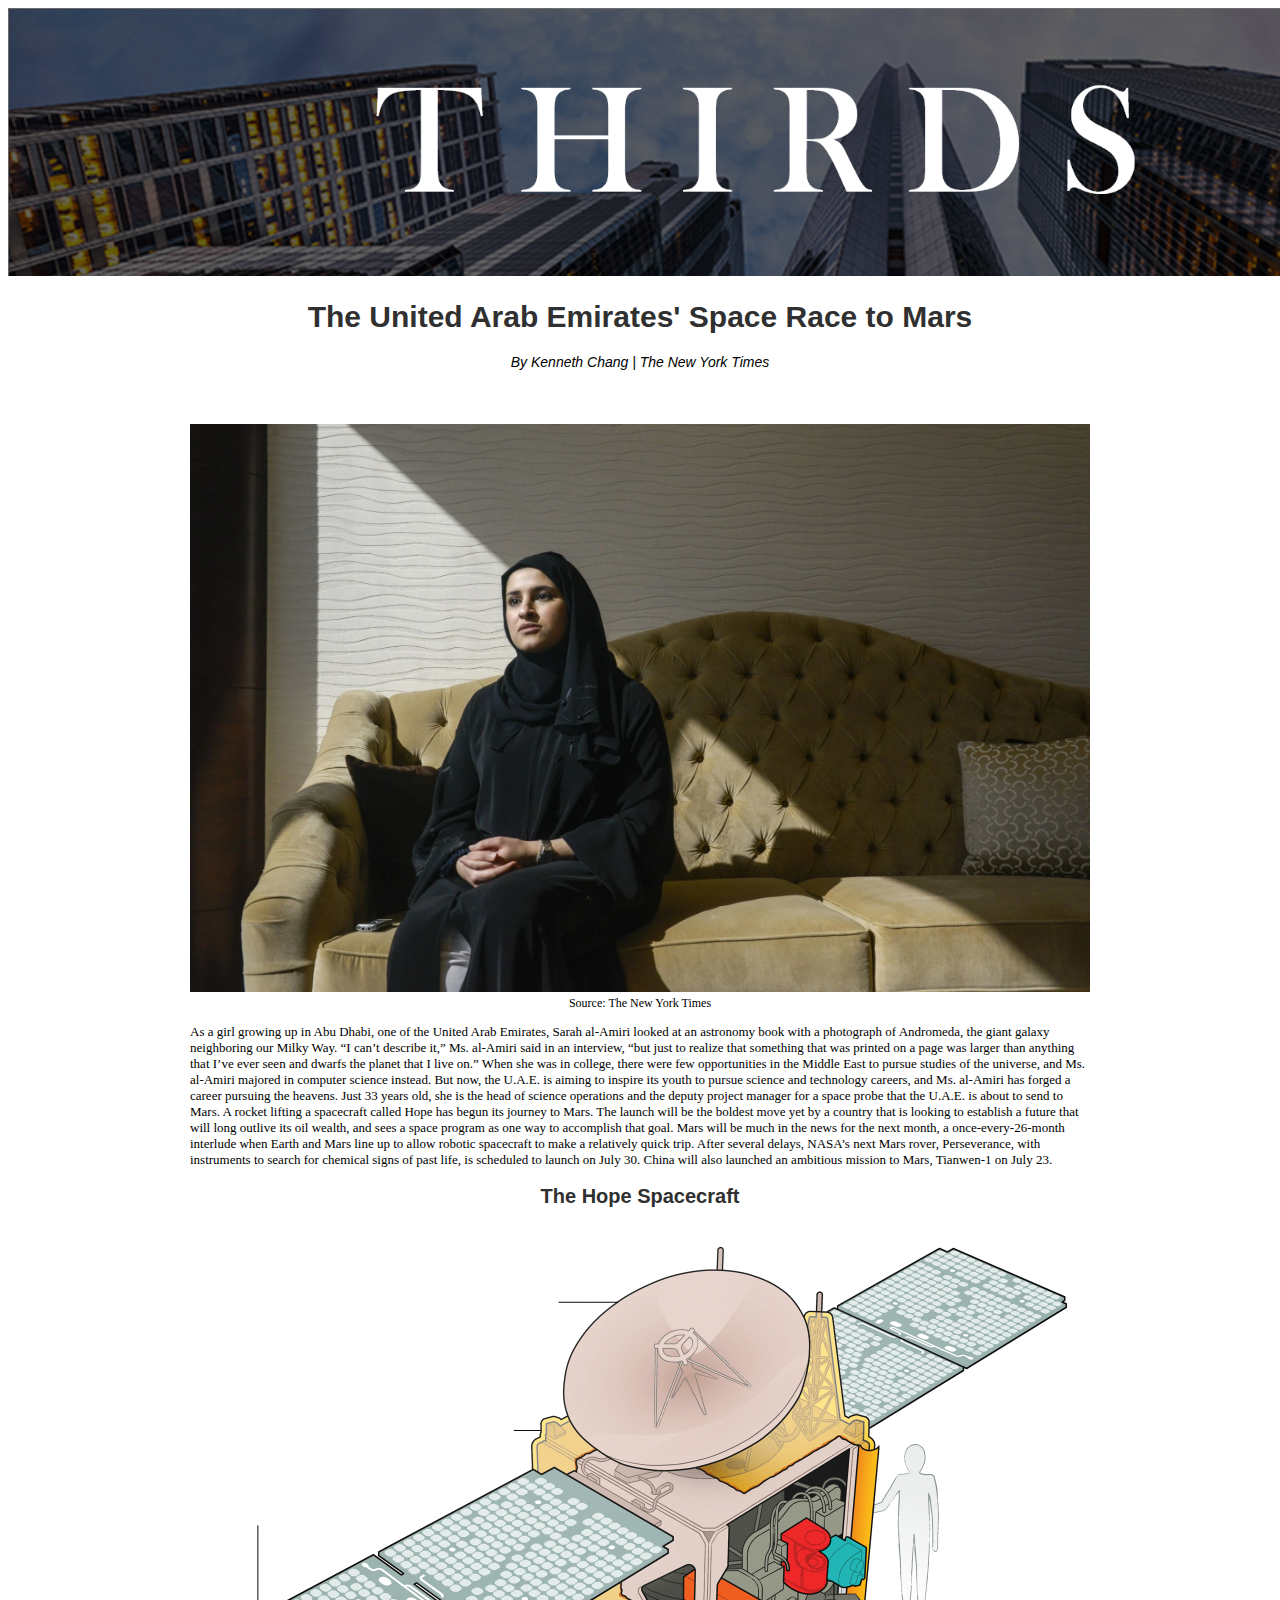
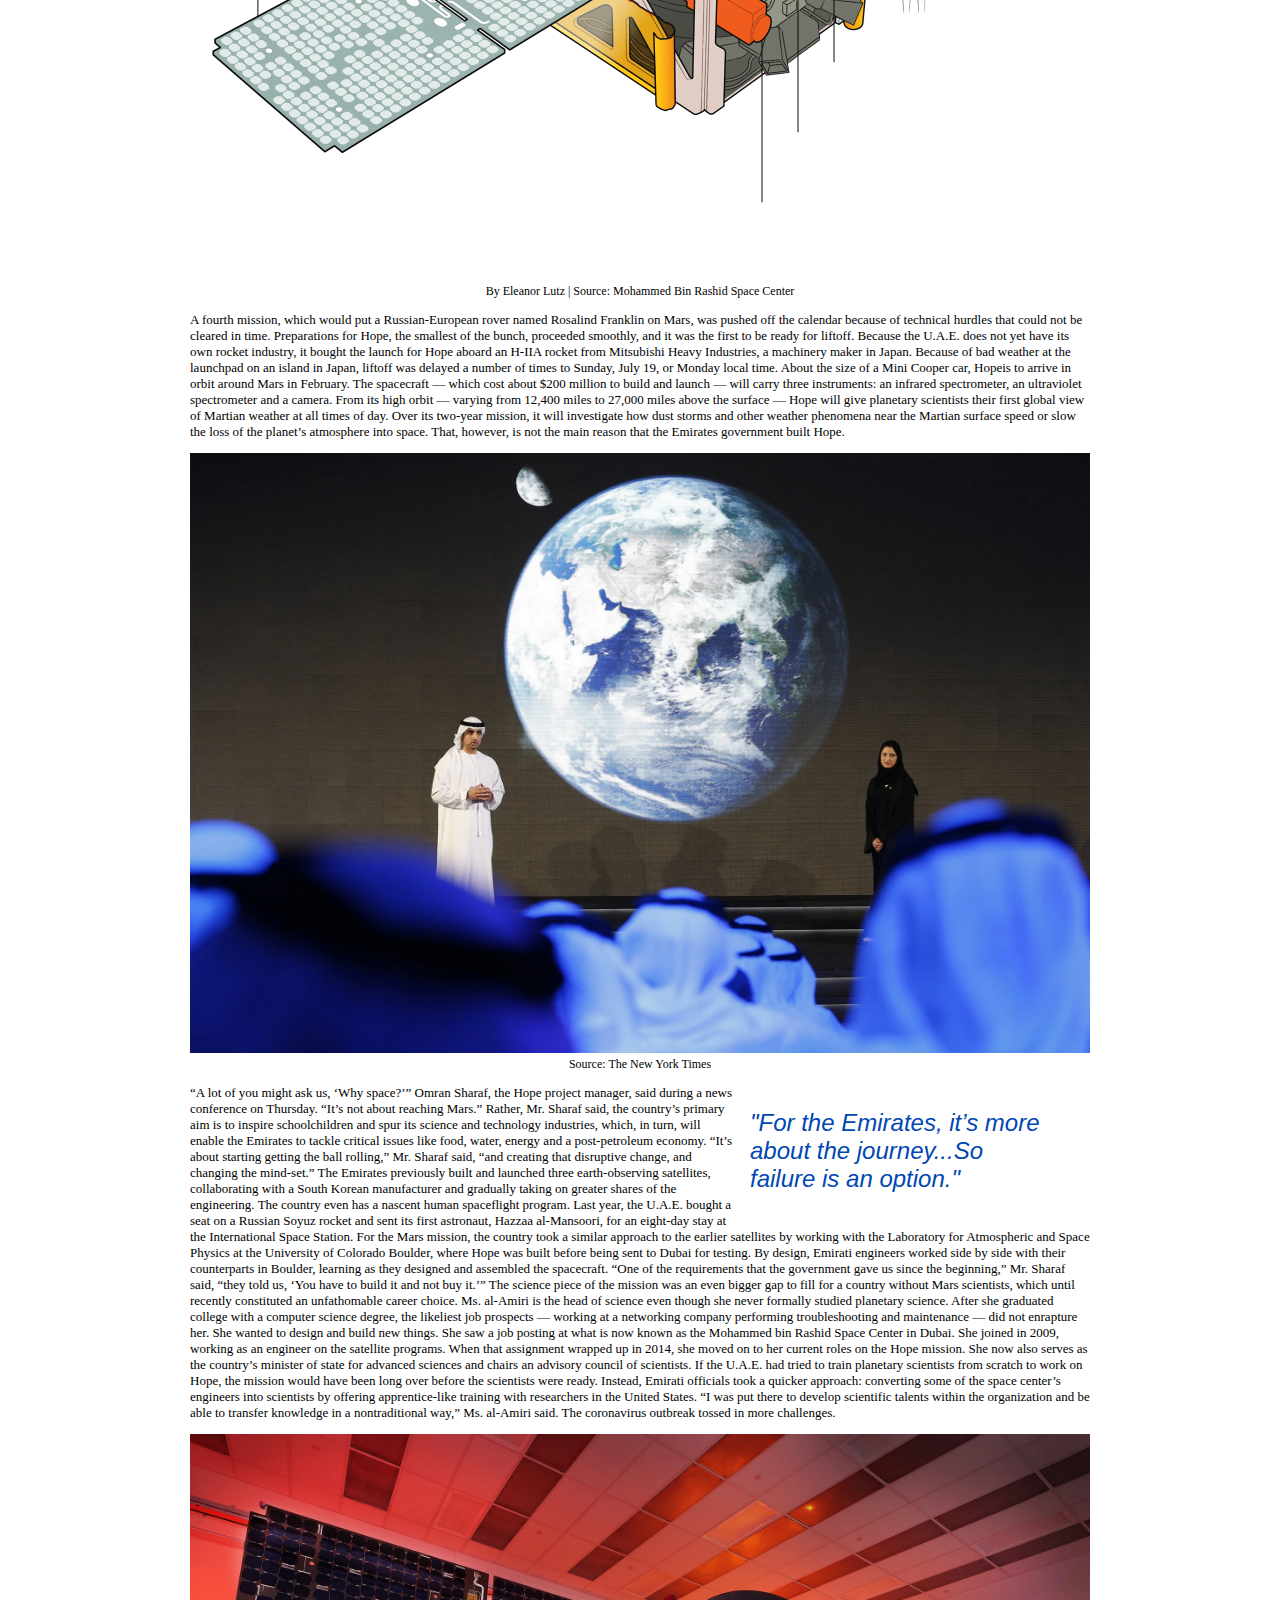
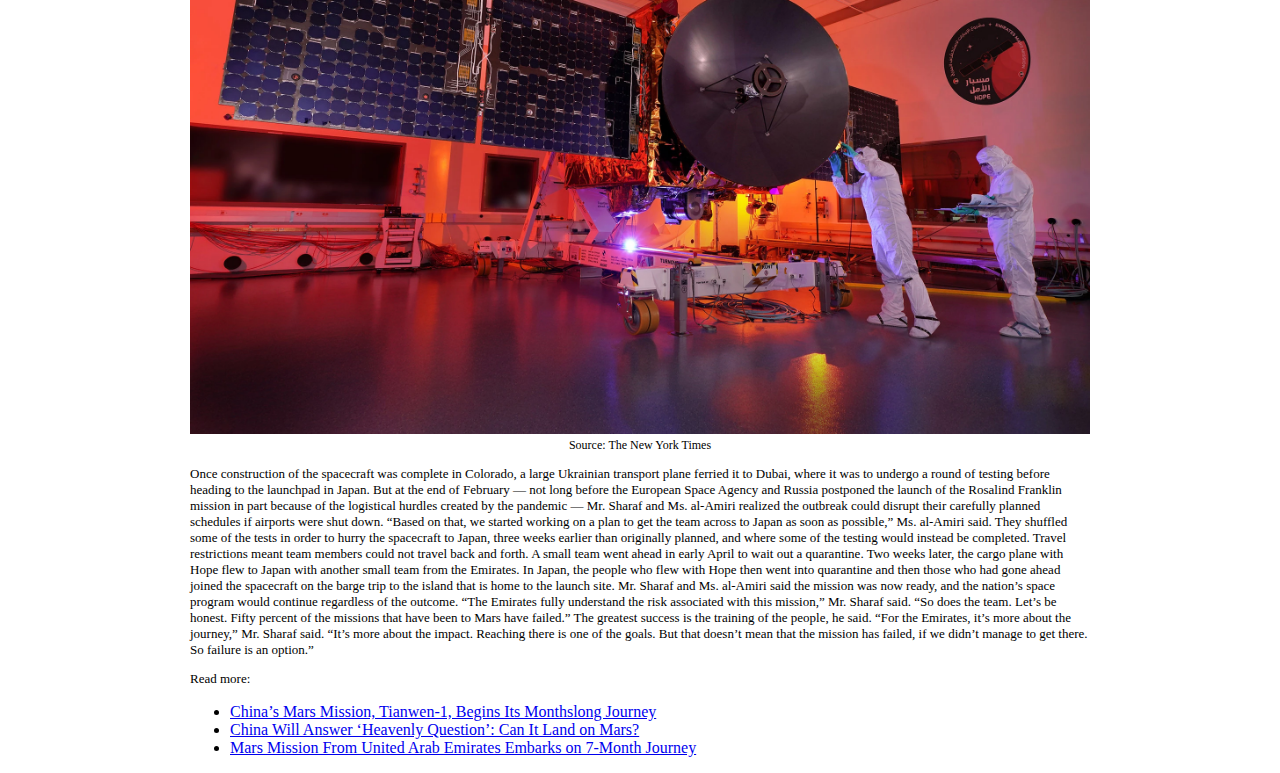
<file: index.html>
<!DOCTYPE html>
<html lang="en">
  <head>
    <link rel="stylesheet" href="stylesheet.css">
    <title></title>
  </head>
  <body>
    <img src="images/masthead1.png" alt="Masthead" width=1500px>
    <div id="content">
      
      <h1>The United Arab Emirates' Space Race to Mars</h1>

      <div id="byline">By Kenneth Chang | The New York Times</div><br><br><br>
      
     <img src="images/uae-mars1.jpg" alt="Sarah al-Amiri, Chairperson of the United Arab Emirates Council of Scientists" width=900px>
     <figcaption>Source: The New York Times</figcaption>

<p>As a girl growing up in Abu Dhabi, one of the United Arab Emirates, Sarah al-Amiri looked at an astronomy book with a photograph of Andromeda, the giant galaxy neighboring our Milky Way.

“I can’t describe it,” Ms. al-Amiri said in an interview, “but just to realize that something that was printed on a page was larger than anything that I’ve ever seen and dwarfs the planet that I live on.”

When she was in college, there were few opportunities in the Middle East to pursue studies of the universe, and Ms. al-Amiri majored in computer science instead. But now, the U.A.E. is aiming to inspire its youth to pursue science and technology careers, and Ms. al-Amiri has forged a career pursuing the heavens.

Just 33 years old, she is the head of science operations and the deputy project manager for a space probe that the U.A.E. is about to send to Mars.

A rocket lifting a spacecraft called Hope has begun its journey to Mars. The launch will be the boldest move yet by a country that is looking to establish a future that will long outlive its oil wealth, and sees a space program as one way to accomplish that goal.

Mars will be much in the news for the next month, a once-every-26-month interlude when Earth and Mars line up to allow robotic spacecraft to make a relatively quick trip. After several delays, NASA’s next Mars rover, Perseverance, with instruments to search for chemical signs of past life, is scheduled to launch on July 30. China will also launched an ambitious mission to Mars, Tianwen-1 on July 23.</p>
  
          <h2>The Hope Spacecraft</h2>
  <img src="images/hope-spacecraft-graphic.gif" alt="The United Arab Emirates’ first Mars mission aims to investigate the Martian atmosphere. The orbiter’s giant solar panel wings will deploy in space after launch." width=900px>
      <figcaption>By Eleanor Lutz | Source: Mohammed Bin Rashid Space Center</figcaption>


<p>A fourth mission, which would put a Russian-European rover named Rosalind Franklin on Mars, was pushed off the calendar because of technical hurdles that could not be cleared in time.

Preparations for Hope, the smallest of the bunch, proceeded smoothly, and it was the first to be ready for liftoff.

Because the U.A.E. does not yet have its own rocket industry, it bought the launch for Hope aboard an H-IIA rocket from Mitsubishi Heavy Industries, a machinery maker in Japan. Because of bad weather at the launchpad on an island in Japan, liftoff was delayed a number of times to Sunday, July 19, or Monday local time.

About the size of a Mini Cooper car, Hopeis to arrive in orbit around Mars in February. The spacecraft — which cost about $200 million to build and launch — will carry three instruments: an infrared spectrometer, an ultraviolet spectrometer and a camera.

From its high orbit — varying from 12,400 miles to 27,000 miles above the surface — Hope will give planetary scientists their first global view of Martian weather at all times of day. Over its two-year mission, it will investigate how dust storms and other weather phenomena near the Martian surface speed or slow the loss of the planet’s atmosphere into space.

  That, however, is not the main reason that the Emirates government built Hope. </p>
      
    <img src="images/uae-mars2.jpg" alt="Omran Sharaf, Hope project manager" width=900px>
      <figcaption>Source: The New York Times</figcaption>
      

<p><blockquote>"For the Emirates, it’s more about the journey...So failure is an option."</blockquote><div id="txt">“A lot of you might ask us, ‘Why space?’” Omran Sharaf, the Hope project manager, said during a news conference on Thursday. “It’s not about reaching Mars.”

Rather, Mr. Sharaf said, the country’s primary aim is to inspire schoolchildren and spur its science and technology industries, which, in turn, will enable the Emirates to tackle critical issues like food, water, energy and a post-petroleum economy.

“It’s about starting getting the ball rolling,” Mr. Sharaf said, “and creating that disruptive change, and changing the mind-set.”

  The Emirates previously built and launched three earth-observing satellites, collaborating with a South Korean manufacturer and gradually taking on greater shares of the engineering. The country even has a nascent human spaceflight program. Last year, the U.A.E. bought a seat on a Russian Soyuz rocket and sent its first astronaut, Hazzaa al-Mansoori, for an eight-day stay at the International Space Station.

For the Mars mission, the country took a similar approach to the earlier satellites by working with the Laboratory for Atmospheric and Space Physics at the University of Colorado Boulder, where Hope was built before being sent to Dubai for testing.

By design, Emirati engineers worked side by side with their counterparts in Boulder, learning as they designed and assembled the spacecraft. “One of the requirements that the government gave us since the beginning,” Mr. Sharaf said, “they told us, ‘You have to build it and not buy it.’”

The science piece of the mission was an even bigger gap to fill for a country without Mars scientists, which until recently constituted an unfathomable career choice.

Ms. al-Amiri is the head of science even though she never formally studied planetary science.

After she graduated college with a computer science degree, the likeliest job prospects — working at a networking company performing troubleshooting and maintenance — did not enrapture her. She wanted to design and build new things.

She saw a job posting at what is now known as the Mohammed bin Rashid Space Center in Dubai. She joined in 2009, working as an engineer on the satellite programs. When that assignment wrapped up in 2014, she moved on to her current roles on the Hope mission.

She now also serves as the country’s minister of state for advanced sciences and chairs an advisory council of scientists.

If the U.A.E. had tried to train planetary scientists from scratch to work on Hope, the mission would have been long over before the scientists were ready. Instead, Emirati officials took a quicker approach: converting some of the space center’s engineers into scientists by offering apprentice-like training with researchers in the United States.

“I was put there to develop scientific talents within the organization and be able to transfer knowledge in a nontraditional way,” Ms. al-Amiri said.

      The coronavirus outbreak tossed in more challenges.</div></p>
    
      
    <img src="images/uae-mars3.jpg" alt="Hope Mars orbiter" width=900px>
      <figcaption>Source: The New York Times</figcaption>
  

<p>Once construction of the spacecraft was complete in Colorado, a large Ukrainian transport plane ferried it to Dubai, where it was to undergo a round of testing before heading to the launchpad in Japan.

But at the end of February — not long before the European Space Agency and Russia postponed the launch of the Rosalind Franklin mission in part because of the logistical hurdles created by the pandemic — Mr. Sharaf and Ms. al-Amiri realized the outbreak could disrupt their carefully planned schedules if airports were shut down.

“Based on that, we started working on a plan to get the team across to Japan as soon as possible,” Ms. al-Amiri said.

They shuffled some of the tests in order to hurry the spacecraft to Japan, three weeks earlier than originally planned, and where some of the testing would instead be completed.

Travel restrictions meant team members could not travel back and forth. A small team went ahead in early April to wait out a quarantine. Two weeks later, the cargo plane with Hope flew to Japan with another small team from the Emirates.

In Japan, the people who flew with Hope then went into quarantine and then those who had gone ahead joined the spacecraft on the barge trip to the island that is home to the launch site.

Mr. Sharaf and Ms. al-Amiri said the mission was now ready, and the nation’s space program would continue regardless of the outcome.

“The Emirates fully understand the risk associated with this mission,” Mr. Sharaf said. “So does the team. Let’s be honest. Fifty percent of the missions that have been to Mars have failed.”

The greatest success is the training of the people, he said.

“For the Emirates, it’s more about the journey,” Mr. Sharaf said. “It’s more about the impact. Reaching there is one of the goals. But that doesn’t mean that the mission has failed, if we didn’t manage to get there. So failure is an option.”</p>
    
    <p>Read more:
      <ul>
        <li><a href="https://www.nytimes.com/2020/07/22/science/mars-china-launch.html?action=click&block=associated_collection_recirc&impression_id=8fa169b0-cd41-11ea-9e45-6dfedec6de97&index=0&pgtype=Article&region=footer">China’s Mars Mission, Tianwen-1, Begins Its Monthslong Journey</a></li>
        <li><a href="https://www.nytimes.com/2020/07/22/science/china-mars-mission.html?action=click&block=associated_collection_recirc&impression_id=8fa169b1-cd41-11ea-9e45-6dfedec6de97&index=1&pgtype=Article&region=footer">China Will Answer ‘Heavenly Question’: Can It Land on Mars?</a></li>
        <li><a href="https://www.nytimes.com/2020/07/19/science/emirates-mars-mission.html?action=click&block=associated_collection_recirc&impression_id=8fa169b2-cd41-11ea-9e45-6dfedec6de97&index=2&pgtype=Article&region=footer">Mars Mission From United Arab Emirates Embarks on 7-Month Journey</a></li>
    </ul>
    </p>


    </div>
  </body>
</html>
</file>
<file: stylesheet.css>
#content {
  margin: 0 auto;
  width: 900px;
}

h1 {
  text-align: center;
  color: #303030;
  font-weight: bold;
  font-family: Helvetica, sans-serif;
  font-size: 30px;
}

h2 {
  text-align: center;
  color: #303030;
  font-size: 20px;
  font-family: Helvetica, sans-serif;
}

p {
  font-family: Georgia, serif;
  font-size: 13px;
}

#txt {
  font-family: Georgia, serif;
  font-size: 13px;
}

#byline {
  font-family: Helvetica, sans-serif;
  font-size: 14px;
  font-style: italic;
  text-align: center;
}

blockquote {
  font: 24px normal helvetica, sans-serif; 
  font-style: italic; 
  margin-left: 15px;
  color: #0047b3; 
  border-radius: 5px;
  float: right;
  width: 300px;
  
}

figcaption {
  text-align: center;
  font-size: 12px;
}
</file>
